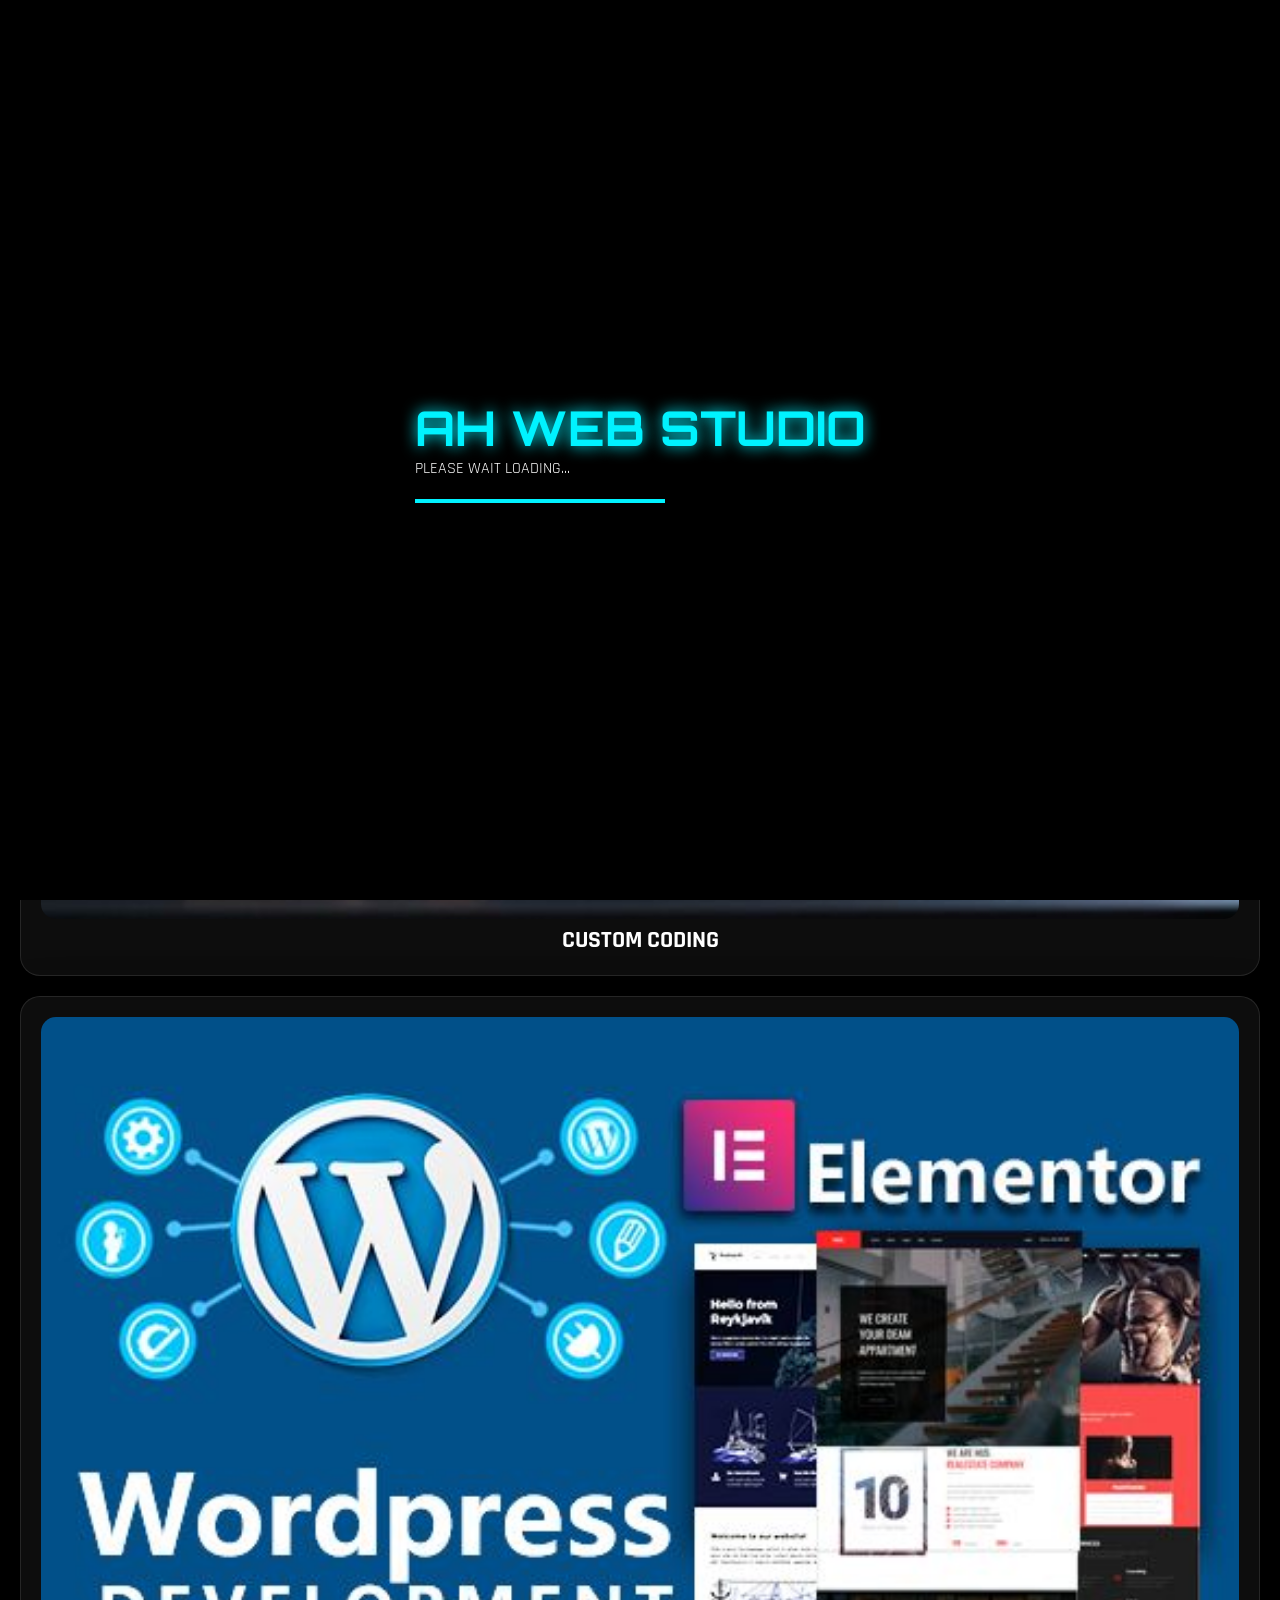
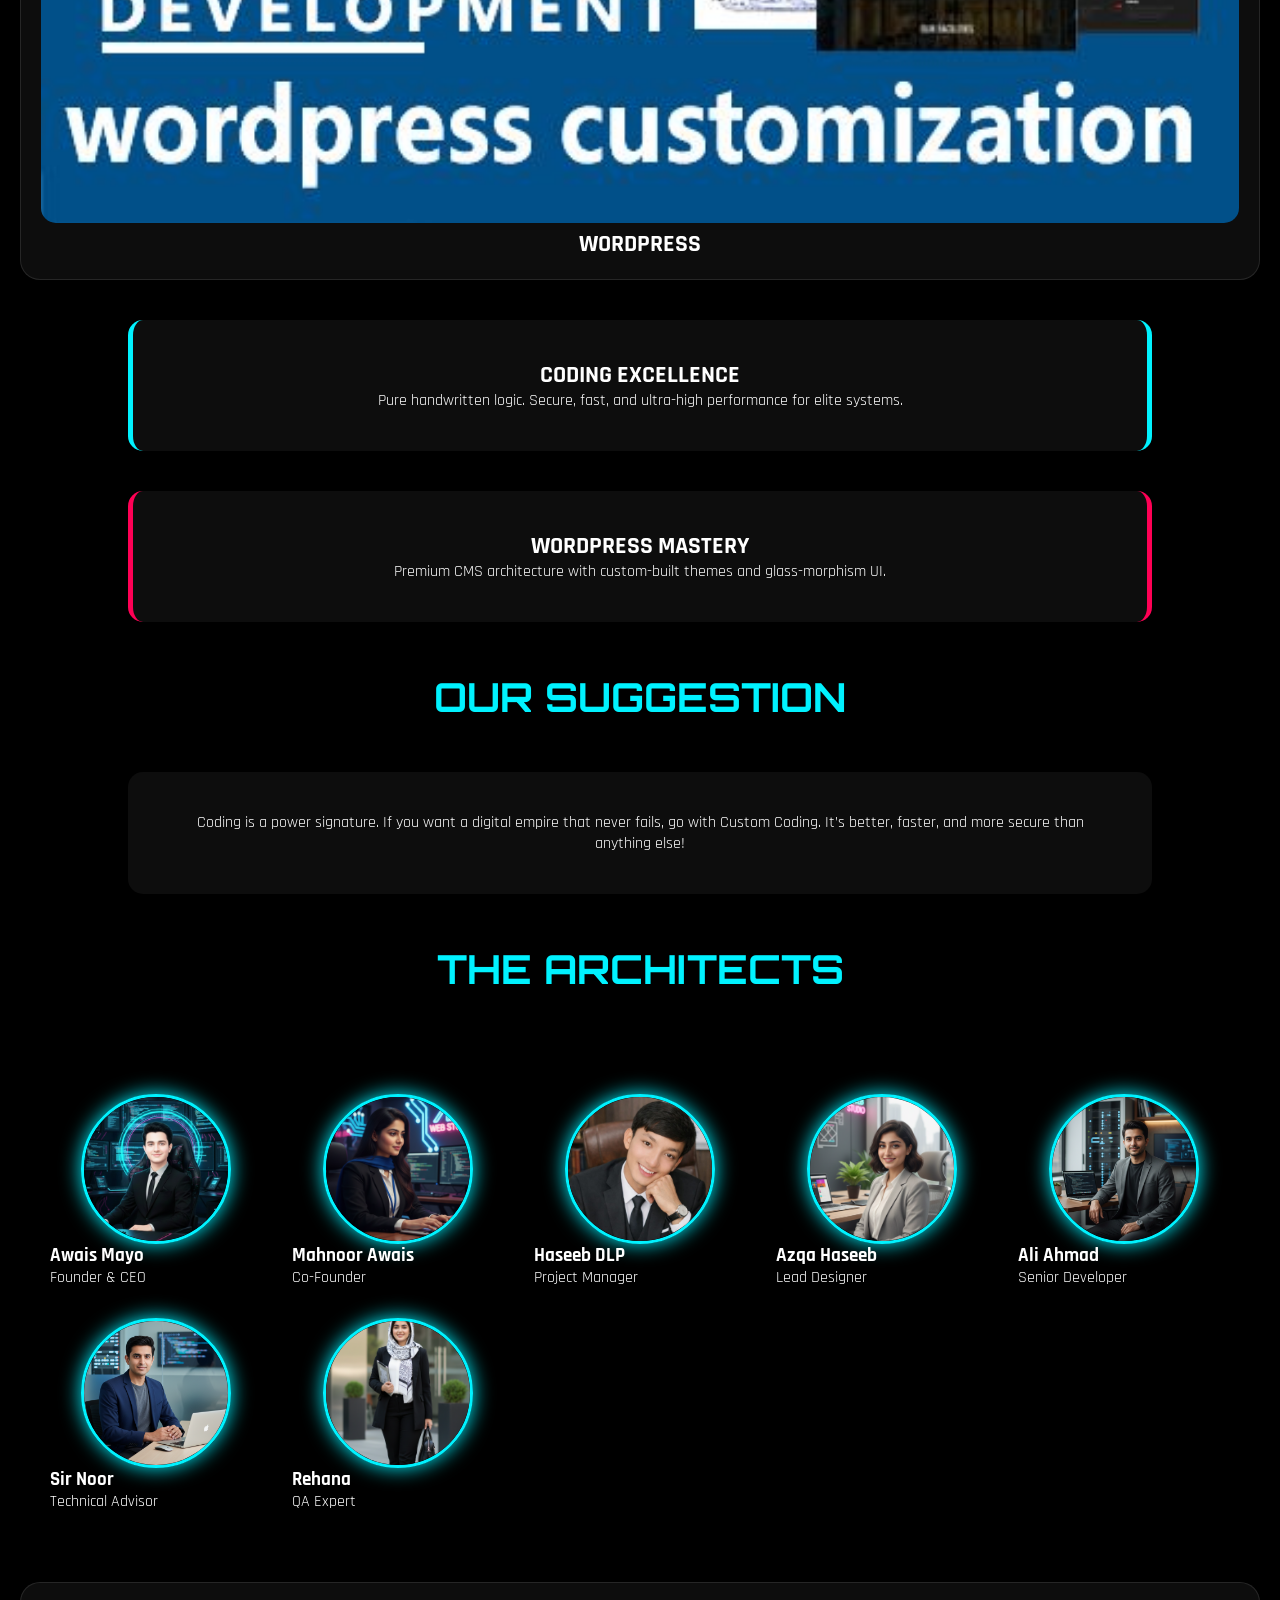
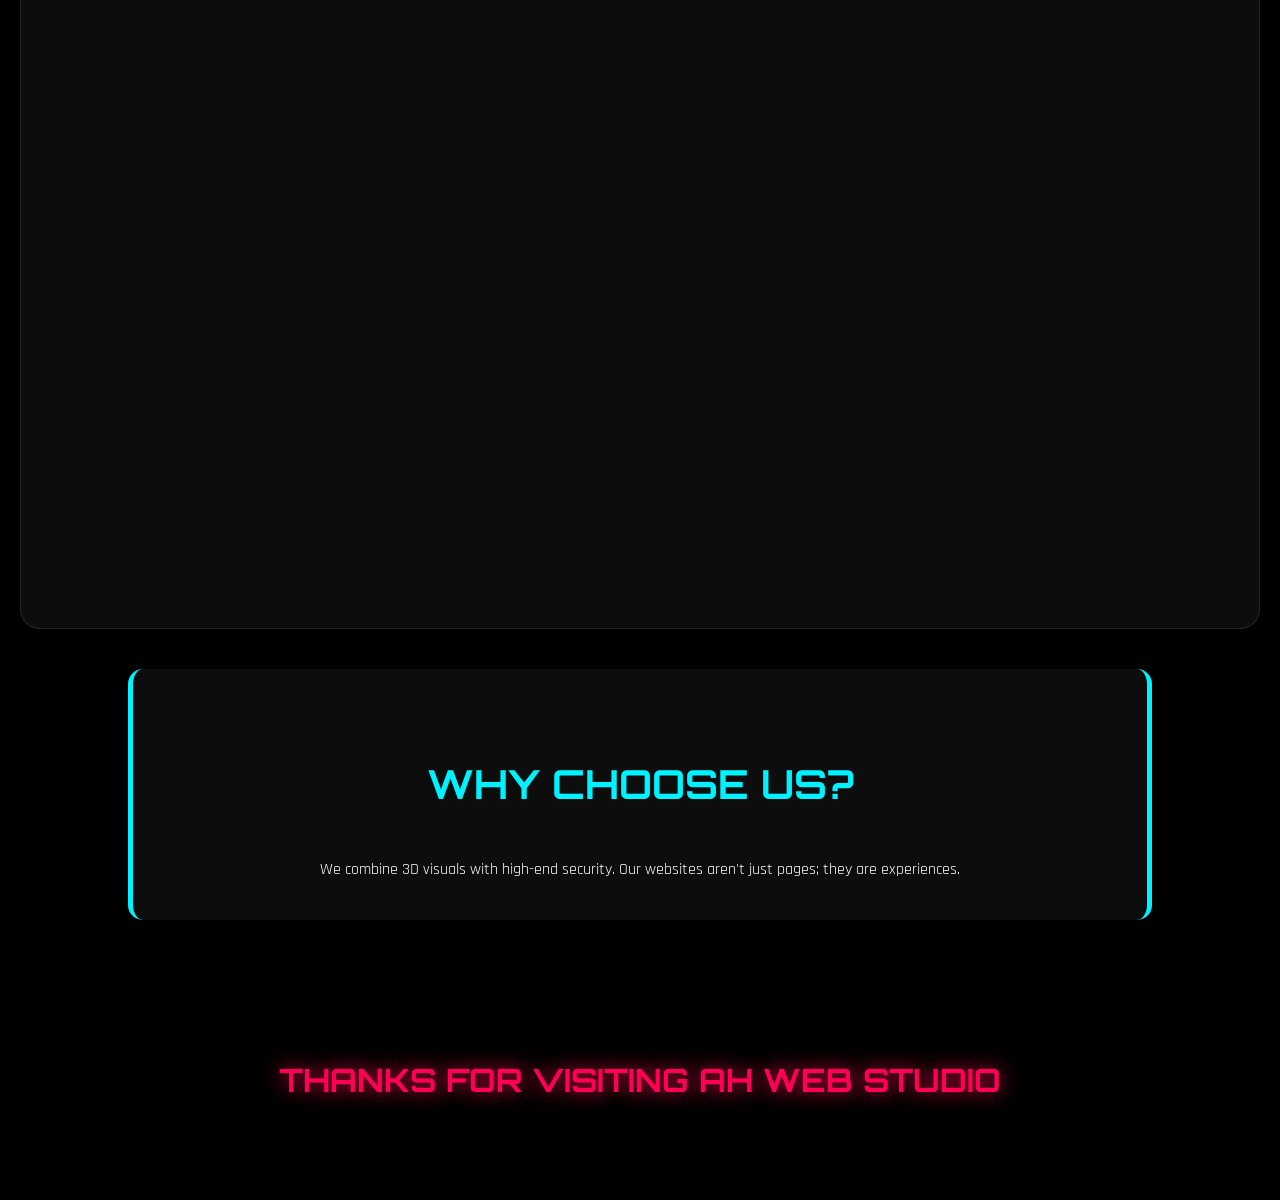
<file: index.html>
<!DOCTYPE html>
<html lang="en">
<head>
    <meta charset="UTF-8">
    <meta name="viewport" content="width=device-width, initial-scale=1.0">
    <title>AH WEB STUDIO | Elite Terminal</title>
    <link rel="stylesheet" href="style.css">
    <link href="https://fonts.googleapis.com/css2?family=Orbitron:wght@400;700&family=Rajdhani:wght@500;700&display=swap" rel="stylesheet">
    <link rel="stylesheet" href="https://cdnjs.cloudflare.com/ajax/libs/font-awesome/6.4.0/css/all.min.css">
</head>
<body>

    <div id="loader">
        <div class="loader-box">
            <h1 class="glitch" data-text="AH WEB STUDIO">AH WEB STUDIO</h1>
            <p>PLEASE WAIT LOADING...</p>
            <div class="loading-bar"><span></span></div>
        </div>
    </div>

    <div class="video-container">
        <video autoplay muted loop playsinline id="myVideo">
            <source src="BACK_VIDEO.mp4" type="video/mp4">
        </video>
        <div class="video-overlay"></div>
    </div>

    <header>
        <div class="header-left">
            <img src="logo.png" alt="Logo" class="main-logo">
            <h1 class="neon-title">AH WEB STUDIO</h1>
        </div>
        <div class="menu-btn" onclick="toggleNav()">
            <span></span><span></span><span></span>
        </div>
    </header>

    <nav id="sideNav">
        <div class="close-nav" onclick="toggleNav()">&times;</div>
        <ul class="nav-links">
            <li><a href="index.html">_HOME</a></li>
            <li><a href="about.html">_ABOUT</a></li>
            <li><a href="services.html">_OUR TEAM/SERVICES</a></li>
            <li><a href="skills.html">_SKILLS</a></li>
            <li><a href="contact.html">_CONTACT</a></li>
        </ul>
    </nav>

    <main class="content-wrapper">
        
        <section class="glass-section">
            <div class="glass-card">
                <img src="coding_img.jpg" alt="Coding">
                <h2 class="cyan-text">CUSTOM CODING</h2>
            </div>
            <div class="glass-card">
                <img src="wordpress_img.jpg" alt="WordPress">
                <h2 class="pink-text">WORDPRESS</h2>
            </div>
        </section>

        <section class="desc-section">
            <div class="animated-box blue-lines">
                <h2>CODING EXCELLENCE</h2>
                <p>Pure handwritten logic. Secure, fast, and ultra-high performance for elite systems.</p>
            </div>
            <div class="animated-box pink-lines">
                <h2>WORDPRESS MASTERY</h2>
                <p>Premium CMS architecture with custom-built themes and glass-morphism UI.</p>
            </div>
        </section>

        <section class="suggestion-area">
            <h1 class="big-title">OUR SUGGESTION</h1>
            <div class="animated-box">
                <p>Coding is a power signature. If you want a digital empire that never fails, go with Custom Coding. It’s better, faster, and more secure than anything else!</p>
            </div>
        </section>

        <section class="team-section">
            <h1 class="big-title">THE ARCHITECTS</h1>
            <div class="team-grid">
                <div class="member"><div class="circle"><img src="awais.jpg"></div><h3>Awais Mayo</h3><p>Founder & CEO</p></div>
                <div class="member"><div class="circle"><img src="mahnoor.jpg"></div><h3>Mahnoor Awais</h3><p>Co-Founder</p></div>
                <div class="member"><div class="circle"><img src="haseeb.jpg"></div><h3>Haseeb DLP</h3><p>Project Manager</p></div>
                <div class="member"><div class="circle"><img src="azqa.jpg"></div><h3>Azqa Haseeb</h3><p>Lead Designer</p></div>
                <div class="member"><div class="circle"><img src="ali.jpg"></div><h3>Ali Ahmad</h3><p>Senior Developer</p></div>
                <div class="member"><div class="circle"><img src="noor.jpg"></div><h3>Sir Noor</h3><p>Technical Advisor</p></div>
                <div class="member"><div class="circle"><img src="rehana.jpg"></div><h3>Rehana</h3><p>QA Expert</p></div>
            </div>
        </section>

        <section class="video-box">
            <div class="glass-card">
                <video autoplay muted loop playsinline><source src="custom_code_video.mp4"></video>
            </div>
        </section>

        <section class="why-us">
            <div class="animated-box blue-lines">
                <h1 class="big-title">WHY CHOOSE US?</h1>
                <p>We combine 3D visuals with high-end security. Our websites aren't just pages; they are experiences.</p>
            </div>
        </section>

        <h1 class="thanks-text">THANKS FOR VISITING AH WEB STUDIO</h1>

    </main>

    <a href="https://wa.me/923295533214" class="wa-float" target="_blank">
        <i class="fab fa-whatsapp"></i>
    </a>

    <script src="script.js"></script>
</body>
                </html>
</file>
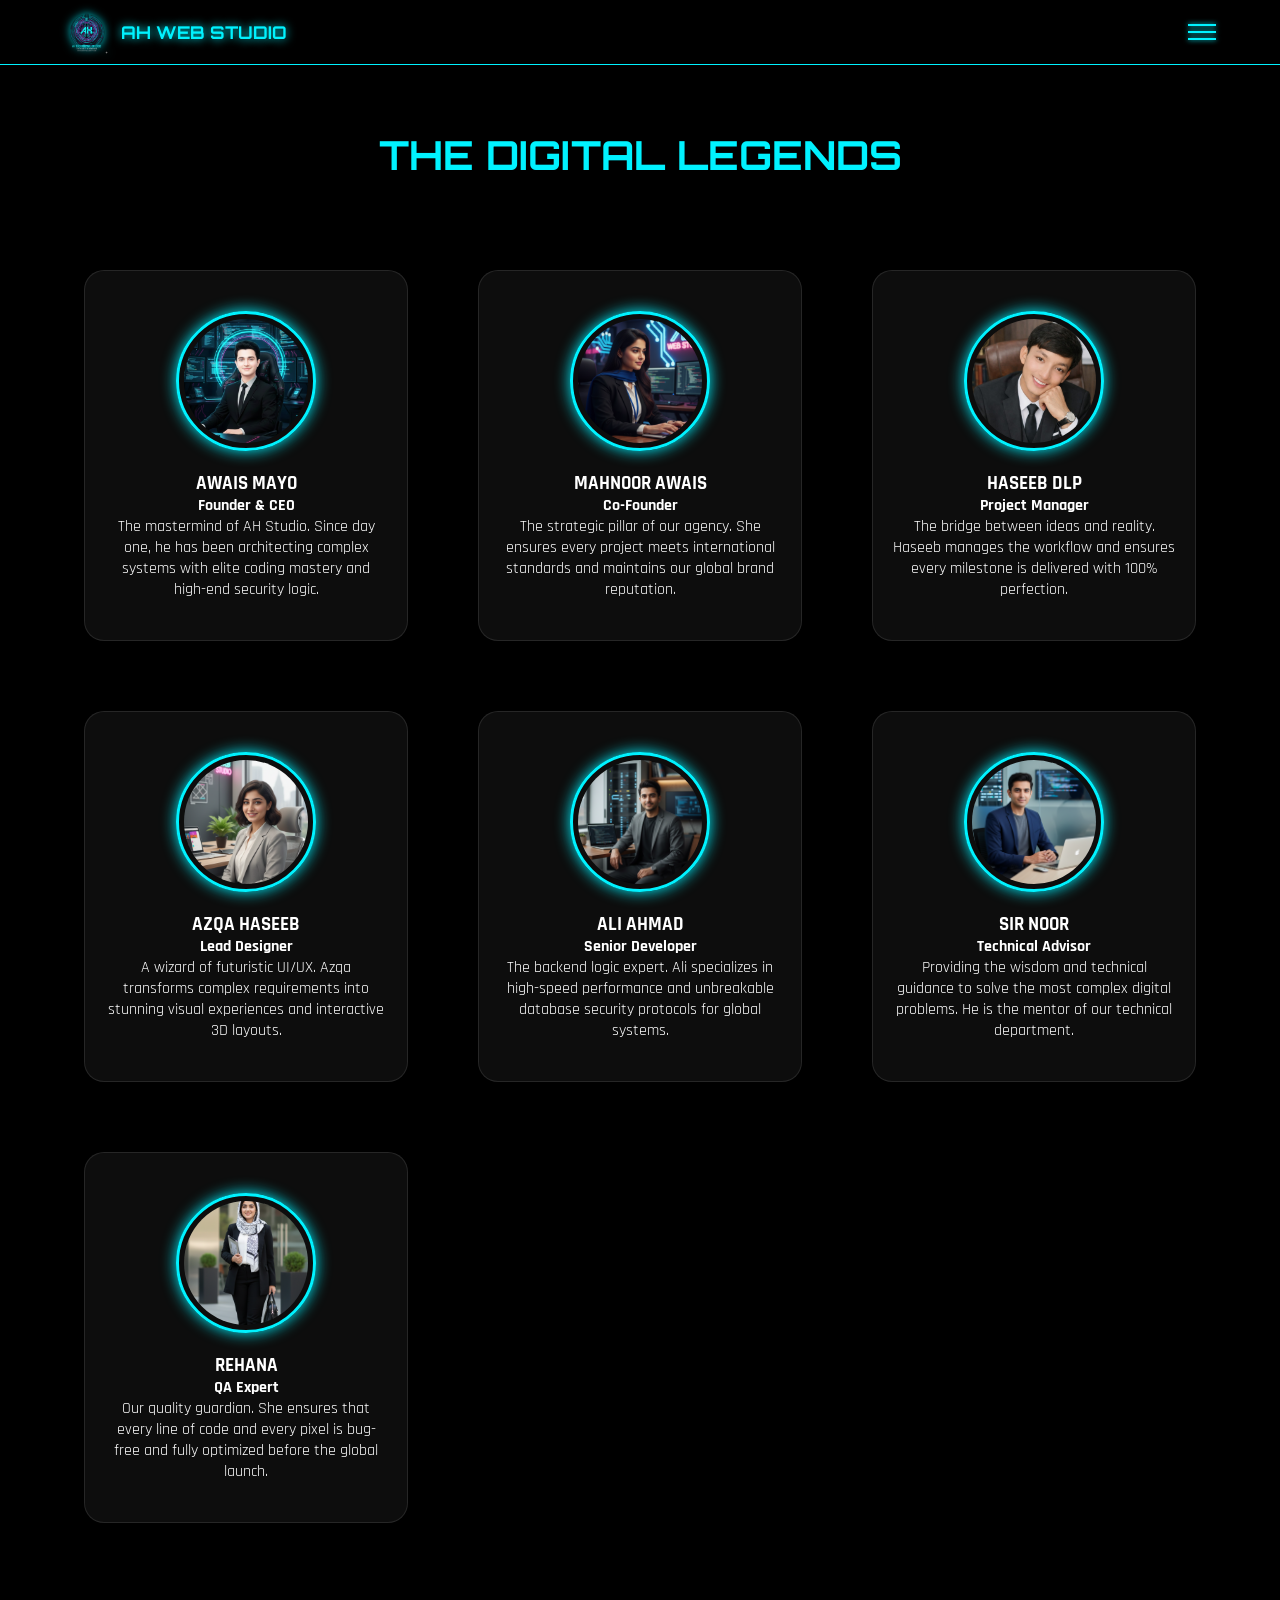
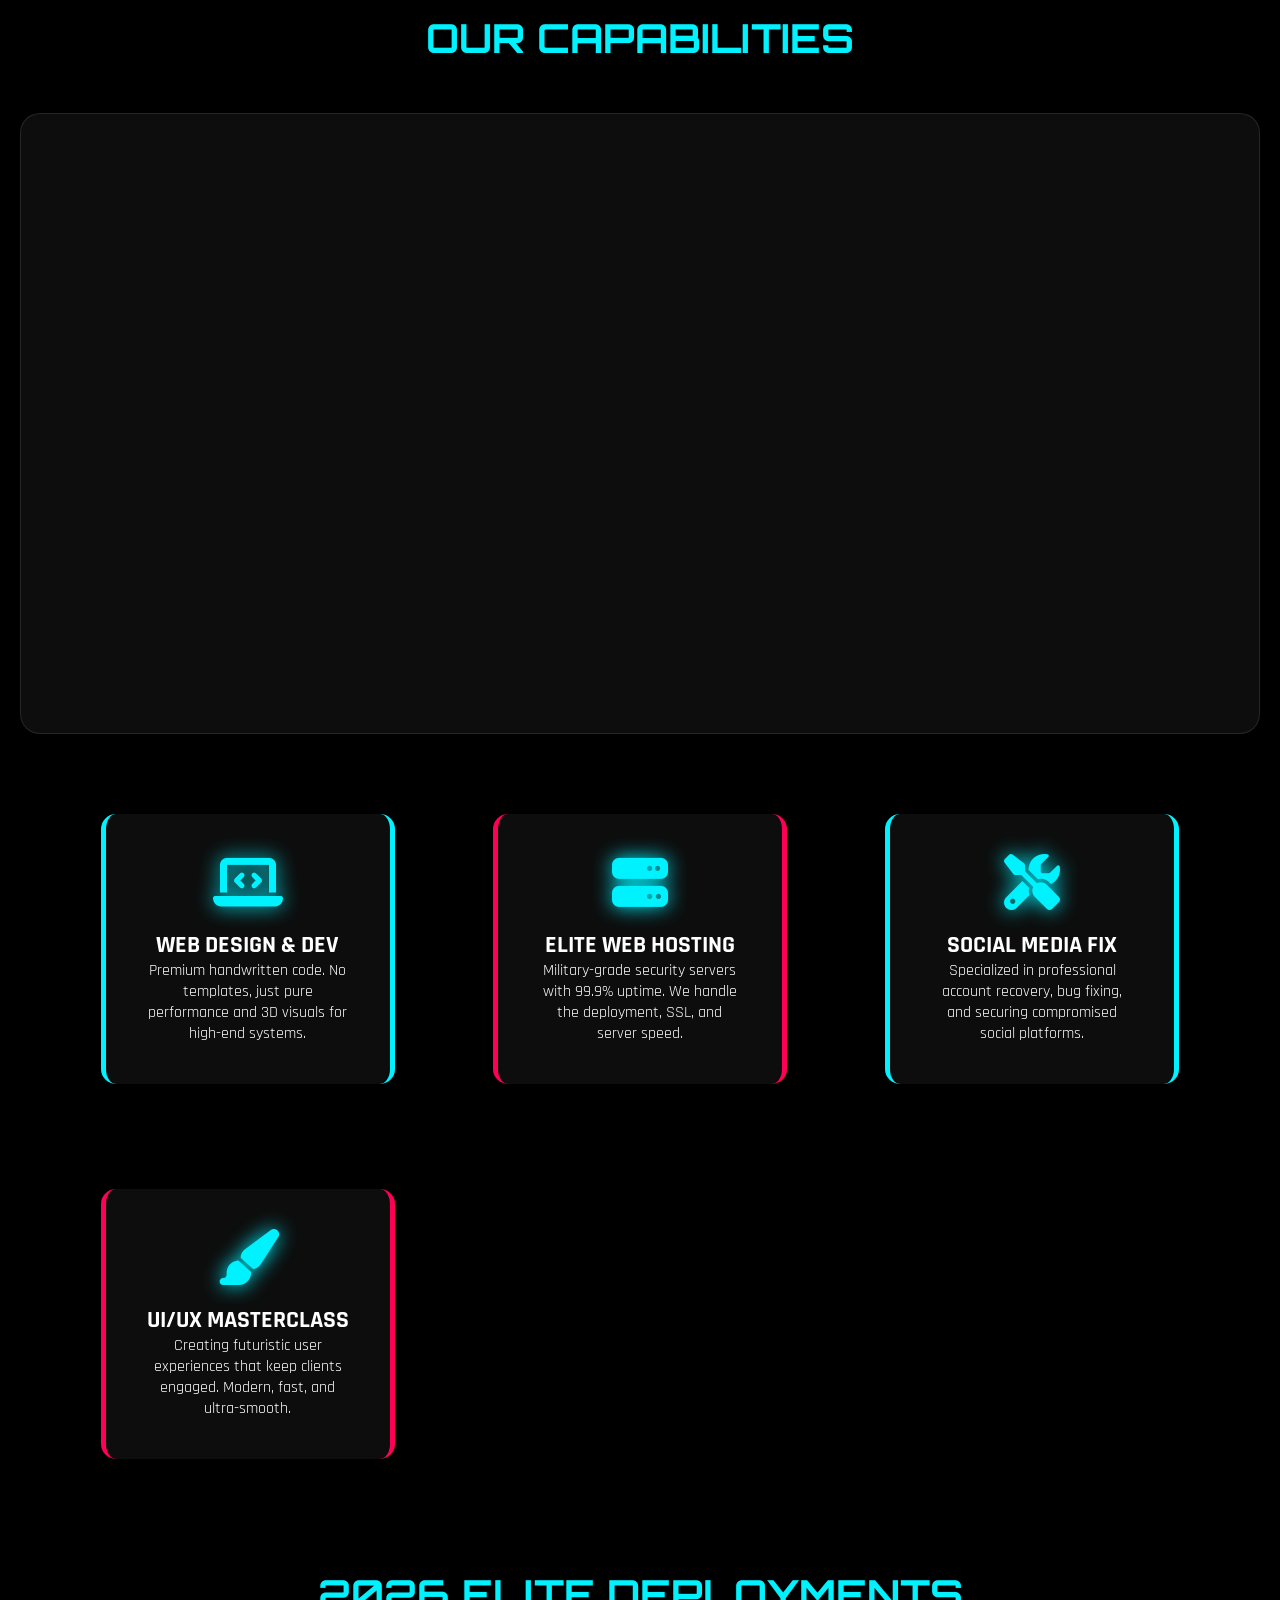
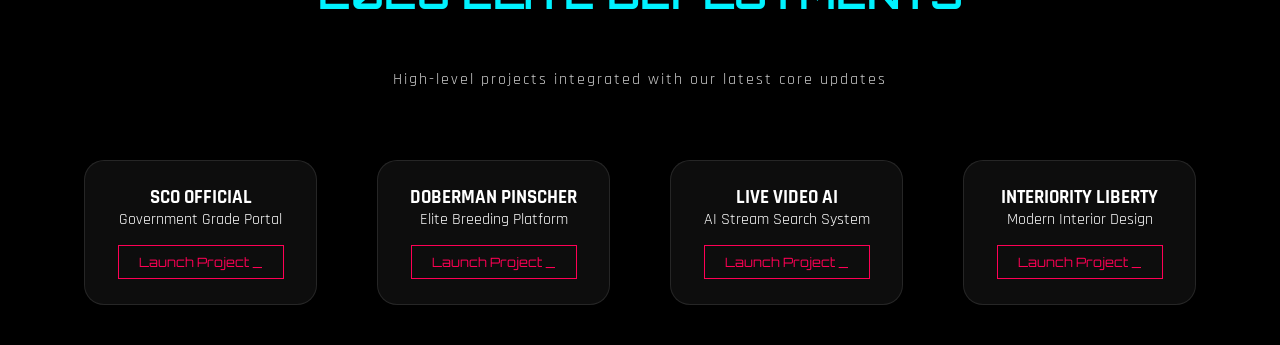
<file: services.html>
<!DOCTYPE html>
<html lang="en">
<head>
    <meta charset="UTF-8">
    <meta name="viewport" content="width=device-width, initial-scale=1.0">
    <title>TEAM & SERVICES | AH WEB STUDIO</title>
    <link rel="stylesheet" href="style.css">
    <link href="https://fonts.googleapis.com/css2?family=Orbitron:wght@400;700&family=Rajdhani:wght@500;700&display=swap" rel="stylesheet">
    <link rel="stylesheet" href="https://cdnjs.cloudflare.com/ajax/libs/font-awesome/6.4.0/css/all.min.css">
</head>
<body class="services-page">

    <div class="video-container">
        <video autoplay muted loop playsinline id="myVideo">
            <source src="BACK_VIDEO.mp4" type="video/mp4">
        </video>
        <div class="video-overlay"></div>
    </div>

    <header>
        <div class="header-left">
            <img src="logo.png" alt="Logo" class="main-logo">
            <h1 class="neon-title">AH WEB STUDIO</h1>
        </div>
        <div class="menu-btn" onclick="toggleNav()">
            <span></span><span></span><span></span>
        </div>
    </header>

    <nav id="sideNav">
        <div class="close-nav" onclick="toggleNav()">&times;</div>
        <ul class="nav-links">
            <li><a href="index.html">_HOME</a></li>
            <li><a href="about.html">_ABOUT</a></li>
            <li><a href="services.html">_OUR TEAM/SERVICES</a></li>
            <li><a href="skills.html">_SKILLS</a></li>
            <li><a href="contact.html">_CONTACT</a></li>
        </ul>
    </nav>

    <main class="content-wrapper">
        
                <h1 class="big-title">THE DIGITAL LEGENDS</h1>
        <section class="team-grid-3d">
            
            <div class="glass-card team-card">
                <div class="member-img-box"><img src="awais.jpg" alt="Awais Mayo"></div>
                <h3 class="cyan-text">AWAIS MAYO</h3>
                <h4 class="pink-text">Founder & CEO</h4>
                <p>The mastermind of AH Studio. Since day one, he has been architecting complex systems with elite coding mastery and high-end security logic.</p>
            </div>

            <div class="glass-card team-card">
                <div class="member-img-box"><img src="mahnoor.jpg" alt="Mahnoor Awais"></div>
                <h3 class="cyan-text">MAHNOOR AWAIS</h3>
                <h4 class="pink-text">Co-Founder</h4>
                <p>The strategic pillar of our agency. She ensures every project meets international standards and maintains our global brand reputation.</p>
            </div>

            <div class="glass-card team-card">
                <div class="member-img-box"><img src="haseeb.jpg" alt="Haseeb DLP"></div>
                <h3 class="cyan-text">HASEEB DLP</h3>
                <h4 class="pink-text">Project Manager</h4>
                <p>The bridge between ideas and reality. Haseeb manages the workflow and ensures every milestone is delivered with 100% perfection.</p>
            </div>

            <div class="glass-card team-card">
                <div class="member-img-box"><img src="azqa.jpg" alt="Azqa Haseeb"></div>
                <h3 class="cyan-text">AZQA HASEEB</h3>
                <h4 class="pink-text">Lead Designer</h4>
                <p>A wizard of futuristic UI/UX. Azqa transforms complex requirements into stunning visual experiences and interactive 3D layouts.</p>
            </div>

            <div class="glass-card team-card">
                <div class="member-img-box"><img src="ali.jpg" alt="Ali Ahmad"></div>
                <h3 class="cyan-text">ALI AHMAD</h3>
                <h4 class="pink-text">Senior Developer</h4>
                <p>The backend logic expert. Ali specializes in high-speed performance and unbreakable database security protocols for global systems.</p>
            </div>

            <div class="glass-card team-card">
                <div class="member-img-box"><img src="noor.jpg" alt="Sir Noor"></div>
                <h3 class="cyan-text">SIR NOOR</h3>
                <h4 class="pink-text">Technical Advisor</h4>
                <p>Providing the wisdom and technical guidance to solve the most complex digital problems. He is the mentor of our technical department.</p>
            </div>

            <div class="glass-card team-card">
                <div class="member-img-box"><img src="rehana.jpg" alt="Rehana"></div>
                <h3 class="cyan-text">REHANA</h3>
                <h4 class="pink-text">QA Expert</h4>
                <p>Our quality guardian. She ensures that every line of code and every pixel is bug-free and fully optimized before the global launch.</p>
            </div>

        </section>


        <h1 class="big-title">OUR CAPABILITIES</h1>
        <section class="video-box-large">
            <div class="glass-card no-padding">
                <video autoplay muted loop playsinline class="service-video">
                    <source src="SERVICE_DEMO.mp4" type="video/mp4">
                </video>
            </div>
        </section>

        <section class="services-list-grid">
            <div class="animated-box blue-lines">
                <i class="fas fa-laptop-code"></i>
                <h2>WEB DESIGN & DEV</h2>
                <p>Premium handwritten code. No templates, just pure performance and 3D visuals for high-end systems.</p>
            </div>
            <div class="animated-box pink-lines">
                <i class="fas fa-server"></i>
                <h2>ELITE WEB HOSTING</h2>
                <p>Military-grade security servers with 99.9% uptime. We handle the deployment, SSL, and server speed.</p>
            </div>
            <div class="animated-box blue-lines">
                <i class="fas fa-tools"></i>
                <h2>SOCIAL MEDIA FIX</h2>
                <p>Specialized in professional account recovery, bug fixing, and securing compromised social platforms.</p>
            </div>
            <div class="animated-box pink-lines">
                <i class="fas fa-paint-brush"></i>
                <h2>UI/UX MASTERCLASS</h2>
                <p>Creating futuristic user experiences that keep clients engaged. Modern, fast, and ultra-smooth.</p>
            </div>
        </section>

        <h1 class="big-title">2026 ELITE DEPLOYMENTS</h1>
        <p class="sub-text">High-level projects integrated with our latest core updates</p>
        
        <section class="portfolio-links">
            <div class="glass-card link-box">
                <h3 class="cyan-text">SCO OFFICIAL</h3>
                <p>Government Grade Portal</p>
                <a href="https://www.sco.gov.pk/" target="_blank" class="cyber-link">Launch Project _</a>
            </div>
            <div class="glass-card link-box">
                <h3 class="cyan-text">DOBERMAN PINSCHER</h3>
                <p>Elite Breeding Platform</p>
                <a href="https://buydobermanpinscher.com/" target="_blank" class="cyber-link">Launch Project _</a>
            </div>
            <div class="glass-card link-box">
                <h3 class="cyan-text">LIVE VIDEO AI</h3>
                <p>AI Stream Search System</p>
                <a href="https://gamma.app/docs/LiveVideoAI-Search-The-Stream-ujxosr8ccdy4ots?mode=doc" target="_blank" class="cyber-link">Launch Project _</a>
            </div>
            <div class="glass-card link-box">
                <h3 class="cyan-text">INTERIORITY LIBERTY</h3>
                <p>Modern Interior Design</p>
                <a href="https://p.w3layouts.com/demos_new/template_demo/26-10-2022/interiority-liberty-demo_Free/1255240173/web/index.html" target="_blank" class="cyber-link">Launch Project _</a>
            </div>
        </section>

    </main>

    <script src="script.js"></script>
</body>
</html>
</file>
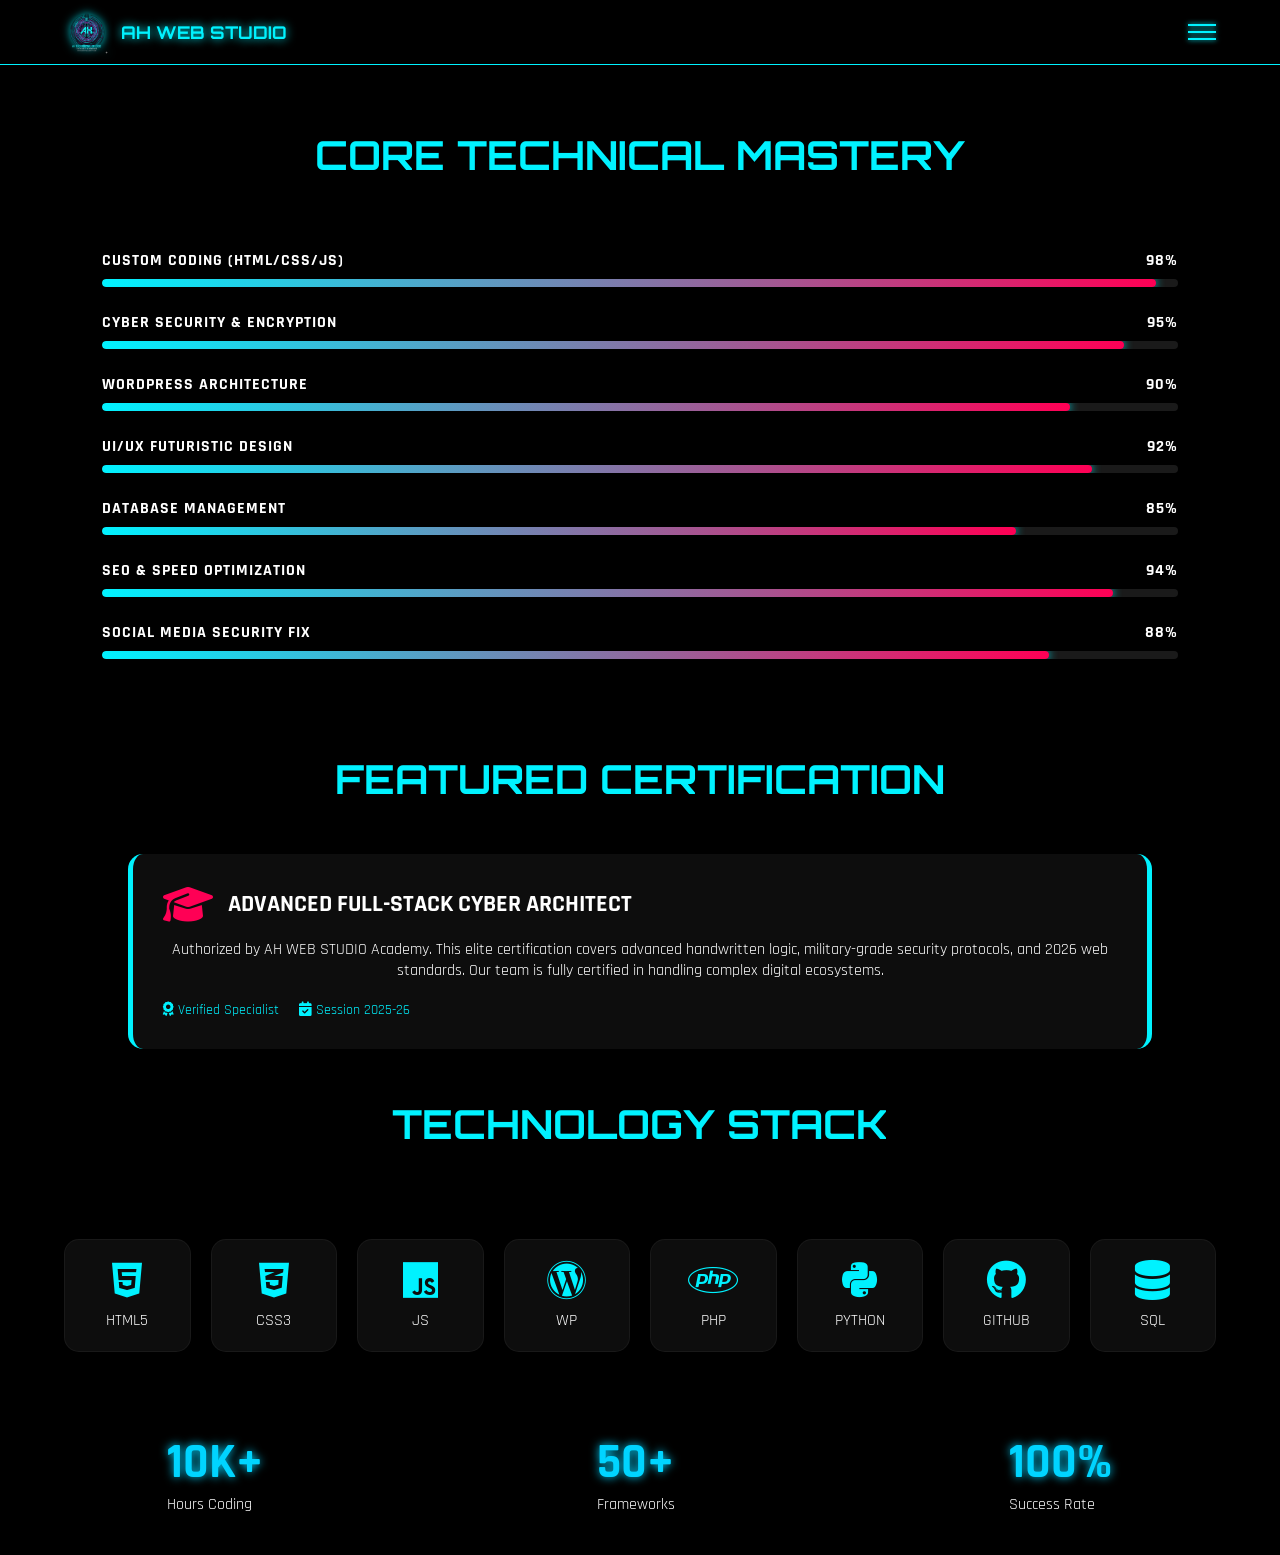
<file: skills.html>
<!DOCTYPE html>
<html lang="en">
<head>
    <meta charset="UTF-8">
    <meta name="viewport" content="width=device-width, initial-scale=1.0">
    <title>OUR SKILLS & COURSES | AH WEB STUDIO</title>
    <link rel="stylesheet" href="style.css">
    <link href="https://fonts.googleapis.com/css2?family=Orbitron:wght@400;700&family=Rajdhani:wght@500;700&display=swap" rel="stylesheet">
    <link rel="stylesheet" href="https://cdnjs.cloudflare.com/ajax/libs/font-awesome/6.4.0/css/all.min.css">
</head>
<body class="skills-page">

    <div class="video-container">
        <video autoplay muted loop playsinline id="myVideo">
            <source src="BACK_VIDEO.mp4" type="video/mp4">
        </video>
        <div class="video-overlay"></div>
    </div>

    <header>
        <div class="header-left">
            <img src="logo.png" alt="Logo" class="main-logo">
            <h1 class="neon-title">AH WEB STUDIO</h1>
        </div>
        <div class="menu-btn" onclick="toggleNav()">
            <span></span><span></span><span></span>
        </div>
    </header>

    <nav id="sideNav">
        <div class="close-nav" onclick="toggleNav()">&times;</div>
        <ul class="nav-links">
            <li><a href="index.html">_HOME</a></li>
            <li><a href="about.html">_ABOUT</a></li>
            <li><a href="services.html">_OUR TEAM/SERVICES</a></li>
            <li><a href="skills.html">_SKILLS</a></li>
            <li><a href="contact.html">_CONTACT</a></li>
        </ul>
    </nav>

    <main class="content-wrapper">
        
        <h1 class="big-title">CORE TECHNICAL MASTERY</h1>
        <section class="skills-bars-container">
            <div class="skill-bar-box">
                <div class="skill-info"><span>CUSTOM CODING (HTML/CSS/JS)</span><span>98%</span></div>
                <div class="bar"><div class="fill" style="width: 98%;"></div></div>
            </div>
            <div class="skill-bar-box">
                <div class="skill-info"><span>CYBER SECURITY & ENCRYPTION</span><span>95%</span></div>
                <div class="bar"><div class="fill" style="width: 95%;"></div></div>
            </div>
            <div class="skill-bar-box">
                <div class="skill-info"><span>WORDPRESS ARCHITECTURE</span><span>90%</span></div>
                <div class="bar"><div class="fill" style="width: 90%;"></div></div>
            </div>
            <div class="skill-bar-box">
                <div class="skill-info"><span>UI/UX FUTURISTIC DESIGN</span><span>92%</span></div>
                <div class="bar"><div class="fill" style="width: 92%;"></div></div>
            </div>
            <div class="skill-bar-box">
                <div class="skill-info"><span>DATABASE MANAGEMENT</span><span>85%</span></div>
                <div class="bar"><div class="fill" style="width: 85%;"></div></div>
            </div>
            <div class="skill-bar-box">
                <div class="skill-info"><span>SEO & SPEED OPTIMIZATION</span><span>94%</span></div>
                <div class="bar"><div class="fill" style="width: 94%;"></div></div>
            </div>
            <div class="skill-bar-box">
                <div class="skill-info"><span>SOCIAL MEDIA SECURITY FIX</span><span>88%</span></div>
                <div class="bar"><div class="fill" style="width: 88%;"></div></div>
            </div>
        </section>

        <h1 class="big-title">FEATURED CERTIFICATION</h1>
        <section class="glass-section">
            <div class="animated-box blue-lines course-card">
                <div class="course-header">
                    <i class="fas fa-graduation-cap"></i>
                    <h2 class="cyan-text">ADVANCED FULL-STACK CYBER ARCHITECT</h2>
                </div>
                <p>Authorized by AH WEB STUDIO Academy. This elite certification covers advanced handwritten logic, military-grade security protocols, and 2026 web standards. Our team is fully certified in handling complex digital ecosystems.</p>
                <div class="course-footer">
                    <span><i class="fas fa-award"></i> Verified Specialist</span>
                    <span><i class="fas fa-calendar-check"></i> Session 2025-26</span>
                </div>
            </div>
        </section>

        <h1 class="big-title">TECHNOLOGY STACK</h1>
        <section class="tech-icons-grid">
            <div class="icon-box"><i class="fab fa-html5"></i><p>HTML5</p></div>
            <div class="icon-box"><i class="fab fa-css3-alt"></i><p>CSS3</p></div>
            <div class="icon-box"><i class="fab fa-js"></i><p>JS</p></div>
            <div class="icon-box"><i class="fab fa-wordpress"></i><p>WP</p></div>
            <div class="icon-box"><i class="fab fa-php"></i><p>PHP</p></div>
            <div class="icon-box"><i class="fab fa-python"></i><p>PYTHON</p></div>
            <div class="icon-box"><i class="fab fa-github"></i><p>GITHUB</p></div>
            <div class="icon-box"><i class="fas fa-database"></i><p>SQL</p></div>
        </section>

        <section class="stats-grid">
            <div class="stat-box"><h2>10K+</h2><p>Hours Coding</p></div>
            <div class="stat-box"><h2>50+</h2><p>Frameworks</p></div>
            <div class="stat-box"><h2>100%</h2><p>Success Rate</p></div>
        </section>

    </main>

    <script src="script.js"></script>
</body>
</html>
</file>
<file: style.css>
:root {
    --neon-blue: #00f2ff;
    --neon-pink: #ff0055;
    --glass: rgba(255, 255, 255, 0.05);
}

* { margin: 0; padding: 0; box-sizing: border-box; }
body { background: #000; color: #fff; font-family: 'Rajdhani', sans-serif; overflow-x: hidden; }

/* Loader */
#loader { position: fixed; width: 100%; height: 100%; background: #000; z-index: 10000; display: flex; justify-content: center; align-items: center; flex-direction: column; }
.glitch { font-family: 'Orbitron'; font-size: 3rem; color: var(--neon-blue); text-shadow: 0 0 15px var(--neon-blue); }
.loading-bar { width: 250px; height: 4px; background: #222; margin-top: 20px; overflow: hidden; }
.loading-bar span { display: block; height: 100%; background: var(--neon-blue); width: 0; animation: load 3s forwards; }
@keyframes load { 100% { width: 100%; } }

/* Video Background */
.video-container { position: fixed; top: 0; width: 100%; height: 100vh; z-index: -1; }
#myVideo { width: 100%; height: 100%; object-fit: cover; filter: brightness(40%); }
.video-overlay { position: absolute; top: 0; width: 100%; height: 100%; background: radial-gradient(circle, transparent, #000); }

/* Slim & Transparent Header */
header {
    display: flex;
    justify-content: space-between;
    align-items: center;
    padding: 0 5%; 
    background: rgba(0, 0, 0, 0.7); /* Professional Semi-Transparent */
    backdrop-filter: blur(8px); 
    position: fixed; 
    top: 0;
    left: 0;
    width: 100%;
    z-index: 1000;
    height: 65px; /* Fixed small height */
    border-bottom: 1px solid var(--neon-blue);
    transition: 0.3s;
}

.header-left {
    display: flex;
    align-items: center;
    gap: 12px;
}

.main-logo {
    width: 45px !important; /* Smaller Logo */
    height: auto;
    filter: drop-shadow(0 0 5px var(--neon-blue));
}

.neon-title {
    font-family: 'Orbitron', sans-serif;
    color: var(--neon-blue);
    font-size: 1.1rem !important; /* Smaller Font to stay in one line */
    text-shadow: 0 0 10px var(--neon-blue);
    margin: 0;
    white-space: nowrap;
}

.menu-btn {
    cursor: pointer;
    display: flex;
    flex-direction: column;
    gap: 5px;
}

.menu-btn span {
    width: 28px;
    height: 2px;
    background: var(--neon-blue);
    box-shadow: 0 0 5px var(--neon-blue);
    transition: 0.3s;
}

/* Push content down so it doesn't hide behind fixed header */
.content-wrapper {
    padding-top: 80px; 
}


/* Navigation */
#sideNav { position: fixed; right: -100%; top: 0; width: 320px; height: 100%; background: rgba(0,0,0,0.95); transition: 0.5s; z-index: 2000; padding: 100px 40px; border-left: 2px solid var(--neon-blue); }
#sideNav.active { right: 0; }
.nav-links li { list-style: none; margin: 30px 0; }
.nav-links a { color: #fff; text-decoration: none; font-family: 'Orbitron'; font-size: 1.3rem; }
.close-nav { position: absolute; top: 20px; right: 30px; font-size: 40px; color: var(--neon-blue); cursor: pointer; }

/* 3D Glass Cards */
.glass-card {
    background: var(--glass); backdrop-filter: blur(20px);
    border: 1px solid rgba(255,255,255,0.1); border-radius: 20px;
    padding: 20px; text-align: center; transition: 0.5s;
    box-shadow: 0 20px 50px rgba(0,0,0,0.5); margin: 20px;
}
.glass-card:hover { transform: translateY(-10px) rotateX(10deg); border-color: var(--neon-blue); }
.glass-card img, .glass-card video { width: 100%; border-radius: 15px; }

/* Animated Border Boxes */
.animated-box {
    position: relative; padding: 40px; margin: 40px auto; width: 80%;
    background: var(--glass); border-radius: 15px; text-align: center;
}
.blue-lines { border-left: 5px solid var(--neon-blue); border-right: 5px solid var(--neon-blue); animation: glowB 2s infinite alternate; }
.pink-lines { border-left: 5px solid var(--neon-pink); border-right: 5px solid var(--neon-pink); animation: glowP 2s infinite alternate; }

@keyframes glowB { from { box-shadow: 0 0 10px var(--neon-blue); } to { box-shadow: 0 0 30px var(--neon-blue); } }
@keyframes glowP { from { box-shadow: 0 0 10px var(--neon-pink); } to { box-shadow: 0 0 30px var(--neon-pink); } }

/* Team Section */
.team-grid { display: grid; grid-template-columns: repeat(auto-fit, minmax(200px, 1fr)); gap: 30px; padding: 50px; }
.circle { width: 150px; height: 150px; border-radius: 50%; border: 3px solid var(--neon-blue); overflow: hidden; margin: 0 auto; box-shadow: 0 0 20px var(--neon-blue); }
.circle img { width: 100%; height: 100%; object-fit: cover; }

/* WhatsApp */
.wa-float { position: fixed; bottom: 30px; right: 30px; background: #25d366; color: #fff; width: 60px; height: 60px; border-radius: 50%; display: flex; justify-content: center; align-items: center; font-size: 30px; z-index: 1000; box-shadow: 0 0 20px #25d366; }

.big-title { font-family: 'Orbitron'; font-size: 2.5rem; text-align: center; color: var(--neon-blue); margin: 50px 0; }
.thanks-text { font-family: 'Orbitron'; font-size: 2rem; text-align: center; padding: 100px 20px; color: var(--neon-pink); text-shadow: 0 0 20px var(--neon-pink); }
   /* About Page Specific Styles */
.coding-info p {
    font-family: 'Courier New', monospace;
    color: #00ff41;
    font-size: 1rem;
    margin: 5px 0;
    text-align: left;
}

.owner-card-3d {
    display: flex;
    flex-direction: column;
    align-items: center;
    gap: 20px;
    margin-top: 30px;
}

.owner-large img {
    width: 200px;
    height: 200px;
    border-radius: 50%;
    border: 3px solid #00d4ff;
}

.full-width-img {
    width: 100%;
    border-radius: 15px;
    margin-bottom: 20px;
}

.team-p {
    padding: 15px;
    color: #fff;
    font-size: 1.1rem;
}

.skills-grid-about {
    display: grid;
    grid-template-columns: repeat(auto-fit, minmax(200px, 1fr));
    gap: 15px;
    padding: 20px;
}

.skill-item {
    background: rgba(0, 212, 255, 0.1);
    border: 1px solid #00d4ff;
    padding: 15px;
    border-radius: 10px;
    font-family: 'Orbitron', sans-serif;
    font-size: 0.9rem;
}

.stats-grid {
    display: flex;
    justify-content: space-around;
    padding: 40px 0;
}

.stat-box h2 {
    font-size: 3rem;
    color: #00d4ff;
    text-shadow: 0 0 10px #00d4ff;
}

@media (max-width: 768px) {
    .stats-grid { flex-direction: column; gap: 30px; }
}
       
/* Services & Team Styles */
.sub-text {
    text-align: center;
    color: #ccc;
    font-family: 'Rajdhani', sans-serif;
    letter-spacing: 2px;
    margin-bottom: 30px;
}

.team-grid-3d {
    display: grid;
    grid-template-columns: repeat(auto-fit, minmax(320px, 1fr));
    gap: 30px;
    padding: 20px 5%;
}

.team-card {
    padding: 40px 20px;
    text-align: center;
    border-radius: 20px;
    transition: 0.5s ease;
}

.team-card:hover {
    transform: perspective(1000px) rotateY(15deg) translateY(-10px);
    box-shadow: -15px 15px 30px rgba(0, 212, 255, 0.2);
}

.member-img-box img {
    width: 140px;
    height: 140px;
    border-radius: 50%;
    border: 3px solid var(--neon-blue);
    padding: 5px;
    margin-bottom: 15px;
    object-fit: cover;
    box-shadow: 0 0 15px var(--neon-blue);
}

.no-padding { padding: 0 !important; overflow: hidden; }

.service-video {
    width: 100%;
    display: block;
    border-radius: 20px;
}

.services-list-grid {
    display: grid;
    grid-template-columns: repeat(auto-fit, minmax(280px, 1fr));
    gap: 25px;
    padding: 20px 5%;
}

.services-list-grid i {
    font-size: 3.5rem;
    color: var(--neon-blue);
    margin-bottom: 20px;
    filter: drop-shadow(0 0 10px var(--neon-blue));
}

.portfolio-links {
    display: grid;
    grid-template-columns: repeat(auto-fit, minmax(240px, 1fr));
    gap: 20px;
    padding: 20px 5%;
}

.link-box { padding: 25px; transition: 0.3s; }
.link-box:hover { background: rgba(0, 212, 255, 0.1); }

.cyber-link {
    display: inline-block;
    margin-top: 15px;
    color: var(--neon-pink);
    text-decoration: none;
    font-family: 'Orbitron', sans-serif;
    border: 1px solid var(--neon-pink);
    padding: 8px 20px;
    font-size: 0.8rem;
    transition: 0.4s;
}

.cyber-link:hover {
    background: var(--neon-pink);
    color: #000;
    box-shadow: 0 0 25px var(--neon-pink);
              }
    
/* Skills Page Specific Styling */
.skills-bars-container {
    padding: 20px 8%;
}

.skill-bar-box {
    margin-bottom: 25px;
}

.skill-info {
    display: flex;
    justify-content: space-between;
    font-family: 'Rajdhani', sans-serif;
    color: #fff;
    font-weight: bold;
    margin-bottom: 8px;
    letter-spacing: 1px;
}

.bar {
    width: 100%;
    height: 8px;
    background: rgba(255, 255, 255, 0.1);
    border-radius: 10px;
    overflow: hidden;
}

.fill {
    height: 100%;
    background: linear-gradient(90deg, var(--neon-blue), var(--neon-pink));
    box-shadow: 0 0 10px var(--neon-blue);
    border-radius: 10px;
    animation: slideIn 2s ease-out;
}

.course-card {
    padding: 30px;
}

.course-header {
    display: flex;
    align-items: center;
    gap: 15px;
    margin-bottom: 15px;
}

.course-header i {
    font-size: 2.5rem;
    color: var(--neon-pink);
}

.course-footer {
    display: flex;
    gap: 20px;
    margin-top: 20px;
    font-size: 0.9rem;
    color: var(--neon-blue);
}

.tech-icons-grid {
    display: grid;
    grid-template-columns: repeat(auto-fit, minmax(100px, 1fr));
    gap: 20px;
    padding: 40px 5%;
}

.icon-box {
    text-align: center;
    padding: 20px;
    background: var(--glass);
    border: 1px solid rgba(255, 255, 255, 0.05);
    border-radius: 15px;
    transition: 0.3s;
}

.icon-box i {
    font-size: 2.5rem;
    color: var(--neon-blue);
    margin-bottom: 10px;
}

.icon-box:hover {
    transform: scale(1.1);
    border-color: var(--neon-pink);
    box-shadow: 0 0 15px var(--neon-pink);
}

@keyframes slideIn {
    from { width: 0; }
             }
</file>
